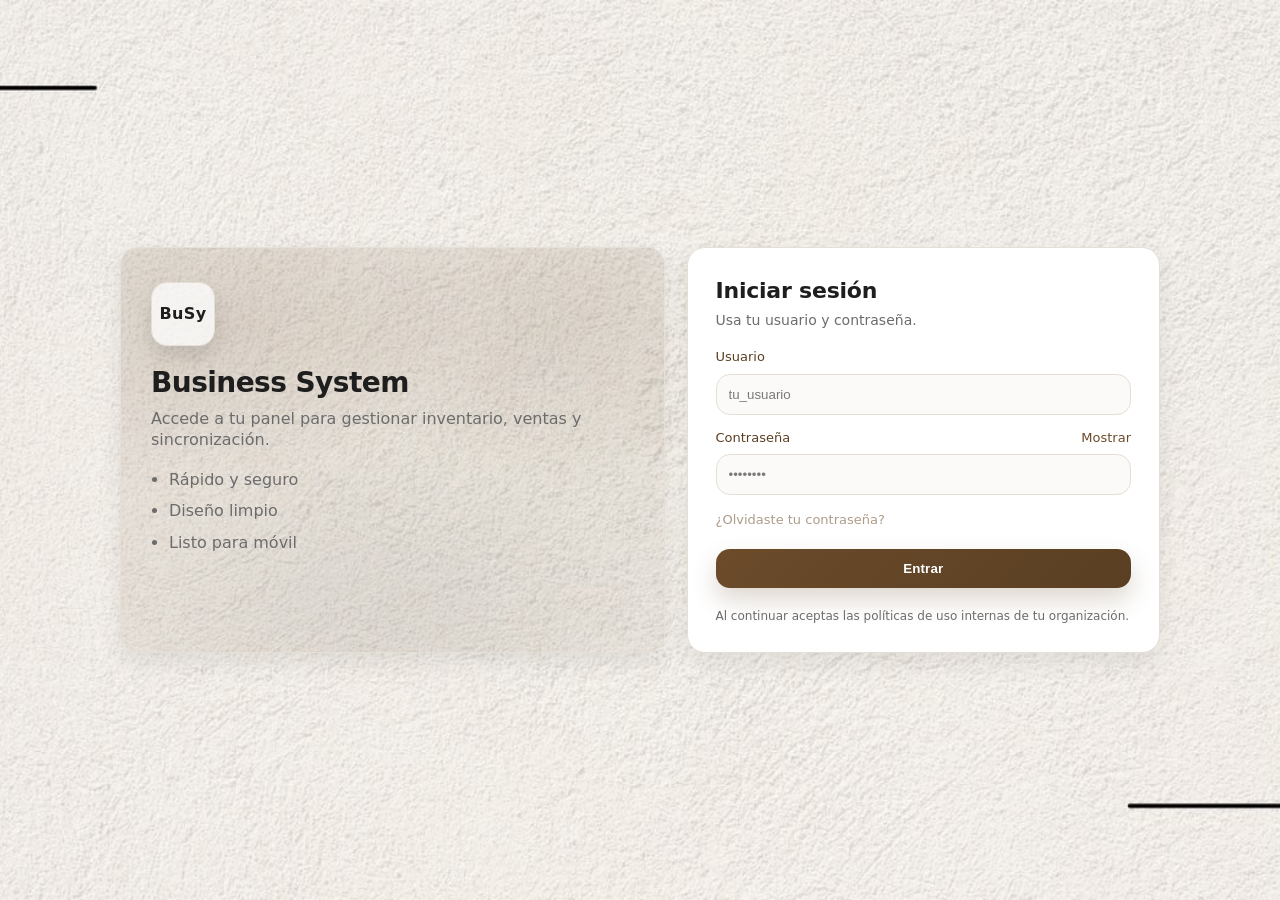
<file: static/public/login/index.html>
<!DOCTYPE html>
<html lang="es">
<head>
    <meta charset="UTF-8">
    <meta name="viewport" content="width=device-width, initial-scale=1.0">
    <meta name="color-scheme" content="light dark">
    <meta name="description" content="Inicia sesión en BuSy">
    <title>BuSy · Iniciar sesión</title>
    <link rel="preload" as="image" href="./background.jpg">
    <link rel="stylesheet" href="./style.css">
    <style>
      main.page {
        background-image: url("./background.jpg");
        background-size: cover;
        background-position: center;
        background-repeat: no-repeat;
      }
    </style>
    <script defer src="./script.js"></script>
</head>
<body>
    <main class="page">
        <section class="shell" aria-label="Inicio de sesión">
            <aside class="brand" aria-hidden="true">
                <div class="brand__mark" role="presentation">BuSy</div>
                <h1 class="brand__title">Business System</h1>
                <p class="brand__subtitle">Accede a tu panel para gestionar inventario, ventas y sincronización.</p>
                <ul class="brand__bullets">
                    <li>Rápido y seguro</li>
                    <li>Diseño limpio</li>
                    <li>Listo para móvil</li>
                </ul>
            </aside>

            <section class="card" aria-label="Formulario de inicio de sesión">
                <header class="card__header">
                    <h2 class="card__title">Iniciar sesión</h2>
                    <p class="card__hint">Usa tu usuario y contraseña.</p>
                </header>

                <form id="loginForm" class="form" autocomplete="on">
                    <div class="field">
                        <label class="label" for="username">Usuario</label>
                        <input
                            class="input"
                            id="username"
                            name="username"
                            type="text"
                            inputmode="text"
                            autocomplete="username"
                            placeholder="tu_usuario"
                            required
                        >
                    </div>

                    <div class="field">
                        <div class="labelRow">
                            <label class="label" for="password">Contraseña</label>
                            <button class="link" type="button" id="togglePw" aria-controls="password" aria-pressed="false">
                                Mostrar
                            </button>
                        </div>
                        <input
                            class="input"
                            id="password"
                            name="password"
                            type="password"
                            autocomplete="current-password"
                            placeholder="••••••••"
                            required
                        >
                    </div>

                    <div class="row">
                        <a class="link" href="#" aria-disabled="true" tabindex="-1">¿Olvidaste tu contraseña?</a>
                    </div>

                    <div class="alert" id="alert" role="status" aria-live="polite" hidden></div>

                    <button class="btn" id="submitBtn" type="submit">
                        Entrar
                    </button>

                    <p class="footnote">
                        Al continuar aceptas las políticas de uso internas de tu organización.
                    </p>
                </form>
            </section>
        </section>
    </main>
</body>
</html>
</file>
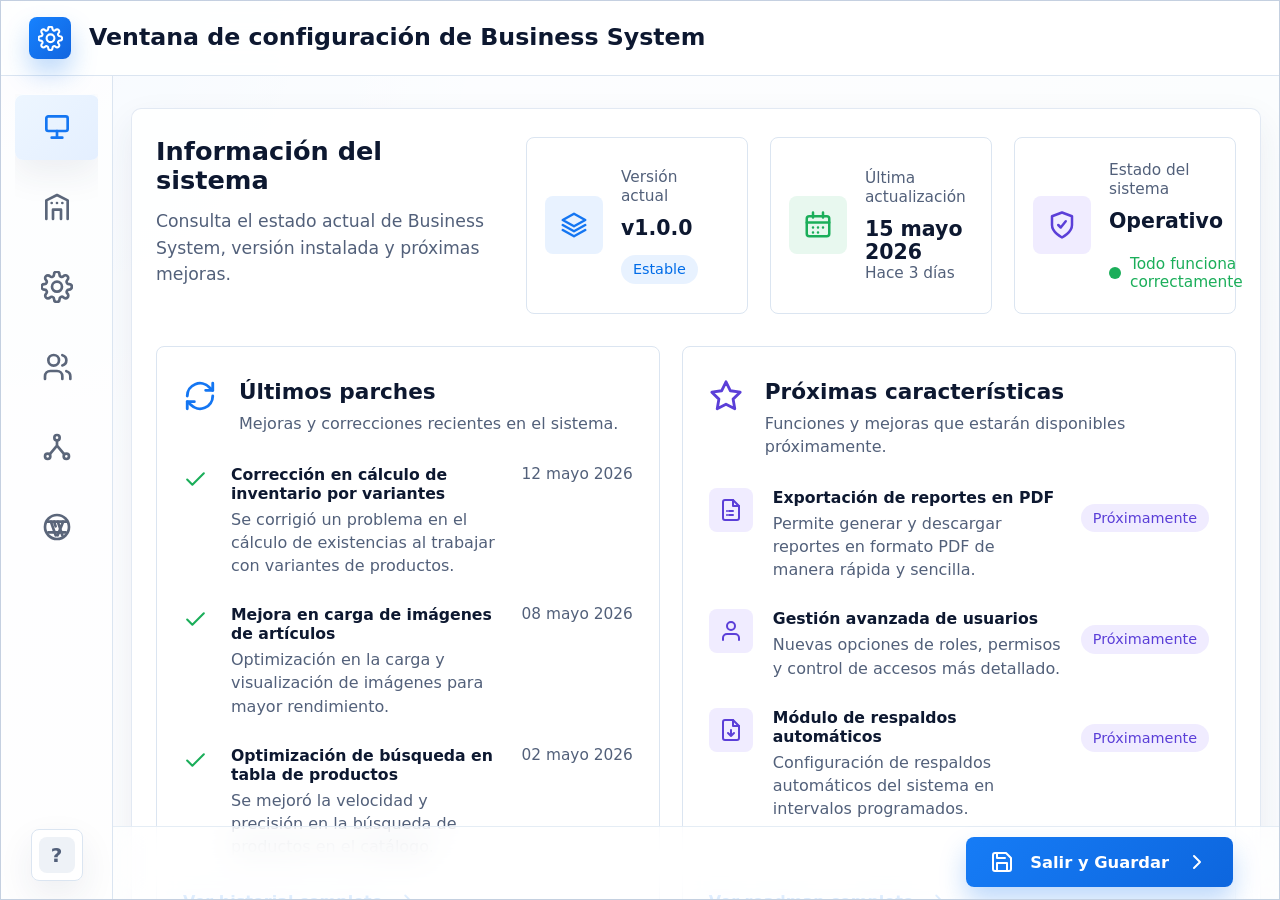
<file: static/public/sysConf/index.html>
<!DOCTYPE html>
<html lang="es">
<head>
    <meta charset="UTF-8">
    <meta name="viewport" content="width=device-width, initial-scale=1.0">
    <title>Configuración global | BuSy</title>
    <link rel="stylesheet" href="styles.css">
</head>
<body>
    <main class="settings-shell" aria-label="Configuración global de Business System">
        <header class="app-header">
            <div class="brand-mark" aria-hidden="true">
                <svg viewBox="0 0 24 24" role="img">
                    <path d="M12 15.5A3.5 3.5 0 1 0 12 8a3.5 3.5 0 0 0 0 7.5Z"/>
                    <path d="M19.4 15a1.7 1.7 0 0 0 .34 1.88l.06.06a2.06 2.06 0 1 1-2.91 2.91l-.06-.06a1.7 1.7 0 0 0-1.88-.34 1.7 1.7 0 0 0-1.03 1.56v.17a2.06 2.06 0 1 1-4.12 0v-.09a1.7 1.7 0 0 0-1.11-1.6 1.7 1.7 0 0 0-1.88.34l-.06.06a2.06 2.06 0 1 1-2.91-2.91l.06-.06a1.7 1.7 0 0 0 .34-1.88 1.7 1.7 0 0 0-1.56-1.03H2.5a2.06 2.06 0 1 1 0-4.12h.09a1.7 1.7 0 0 0 1.6-1.11 1.7 1.7 0 0 0-.34-1.88l-.06-.06a2.06 2.06 0 1 1 2.91-2.91l.06.06a1.7 1.7 0 0 0 1.88.34h.08A1.7 1.7 0 0 0 9.75 2.8v-.17a2.06 2.06 0 1 1 4.12 0v.09a1.7 1.7 0 0 0 1.03 1.56 1.7 1.7 0 0 0 1.88-.34l.06-.06a2.06 2.06 0 1 1 2.91 2.91l-.06.06a1.7 1.7 0 0 0-.34 1.88v.08a1.7 1.7 0 0 0 1.56 1.03h.17a2.06 2.06 0 1 1 0 4.12h-.09A1.7 1.7 0 0 0 19.4 15Z"/>
                </svg>
            </div>
            <h1>Ventana de configuración de Business System</h1>
        </header>

        <div class="app-body">
            <aside class="sidebar" aria-label="Secciones de configuración">
                <nav class="section-tabs" aria-label="Menú de configuración">
                    <button class="tab-button is-active" type="button" data-section="system" aria-label="Información del sistema" aria-pressed="true">
                        <svg viewBox="0 0 24 24" aria-hidden="true">
                            <path d="M4 5.5A1.5 1.5 0 0 1 5.5 4h13A1.5 1.5 0 0 1 20 5.5v8A1.5 1.5 0 0 1 18.5 15h-13A1.5 1.5 0 0 1 4 13.5v-8Z"/>
                            <path d="M8 20h8M12 15v5"/>
                        </svg>
                    </button>
                    <button class="tab-button" type="button" data-section="company" aria-label="Empresa" aria-pressed="false">
                        <svg viewBox="0 0 24 24" aria-hidden="true">
                            <path d="M4 21V7l8-4 8 4v14"/>
                            <path d="M9 21v-7h6v7M8 9h.01M12 9h.01M16 9h.01"/>
                        </svg>
                    </button>
                    <button class="tab-button" type="button" data-section="settings" aria-label="Preferencias globales" aria-pressed="false">
                        <svg viewBox="0 0 24 24" aria-hidden="true">
                            <path d="M12 15.5A3.5 3.5 0 1 0 12 8a3.5 3.5 0 0 0 0 7.5Z"/>
                            <path d="M19.4 15a1.7 1.7 0 0 0 .34 1.88l.06.06a2.06 2.06 0 1 1-2.91 2.91l-.06-.06a1.7 1.7 0 0 0-1.88-.34 1.7 1.7 0 0 0-1.03 1.56v.17a2.06 2.06 0 1 1-4.12 0v-.09a1.7 1.7 0 0 0-1.11-1.6 1.7 1.7 0 0 0-1.88.34l-.06.06a2.06 2.06 0 1 1-2.91-2.91l.06-.06a1.7 1.7 0 0 0 .34-1.88 1.7 1.7 0 0 0-1.56-1.03H2.5a2.06 2.06 0 1 1 0-4.12h.09a1.7 1.7 0 0 0 1.6-1.11 1.7 1.7 0 0 0-.34-1.88l-.06-.06a2.06 2.06 0 1 1 2.91-2.91l.06.06a1.7 1.7 0 0 0 1.88.34h.08A1.7 1.7 0 0 0 9.75 2.8v-.17a2.06 2.06 0 1 1 4.12 0v.09a1.7 1.7 0 0 0 1.03 1.56 1.7 1.7 0 0 0 1.88-.34l.06-.06a2.06 2.06 0 1 1 2.91 2.91l-.06.06a1.7 1.7 0 0 0-.34 1.88v.08a1.7 1.7 0 0 0 1.56 1.03h.17a2.06 2.06 0 1 1 0 4.12h-.09A1.7 1.7 0 0 0 19.4 15Z"/>
                        </svg>
                    </button>
                    <button class="tab-button" type="button" data-section="users" aria-label="Usuarios" aria-pressed="false">
                        <svg viewBox="0 0 24 24" aria-hidden="true">
                            <path d="M16 21v-2a4 4 0 0 0-4-4H7a4 4 0 0 0-4 4v2"/>
                            <path d="M9.5 11a4 4 0 1 0 0-8 4 4 0 0 0 0 8ZM22 21v-2a4 4 0 0 0-3-3.87M16 3.13a4 4 0 0 1 0 7.75"/>
                        </svg>
                    </button>
                    <button class="tab-button" type="button" data-section="node" aria-label="Configuración de nodo" aria-pressed="false">
                        <svg viewBox="0 0 24 24" aria-hidden="true">
                            <circle cx="12" cy="5" r="2"/>
                            <circle cx="5" cy="19" r="2"/>
                            <circle cx="19" cy="19" r="2"/>
                            <path d="M12 7v4M12 11 6.5 17.5M12 11l5.5 6.5"/>
                        </svg>
                    </button>
                    <button class="tab-button" type="button" data-section="wordpress" aria-label="Wordpress Sync" aria-pressed="false">
                        <svg viewBox="0 0 24 24" aria-hidden="true">
                            <circle cx="12" cy="12" r="9"/>
                            <path d="M4.8 8h14.4M5.5 16h13"/>
                            <path d="M7.4 8 11 18.2M12.6 8 16 18.2M9.8 8l1.2 3.5M16.6 8l-4.1 10.2"/>
                        </svg>
                    </button>
                </nav>

                <a class="help-card" href="info.md" aria-label="¿Necesitas ayuda? Ver documentación">
                    <span class="help-icon">?</span>
                    <span class="help-tooltip" aria-hidden="true">
                        <strong>¿Necesitas ayuda?</strong>
                        <small>Ver documentación</small>
                    </span>
                </a>
            </aside>

            <section class="content-area" aria-live="polite">
                <div id="sectionContent" class="content-card"></div>
            </section>
        </div>

        <footer class="action-bar">
            <button class="save-button" type="button">
                <svg viewBox="0 0 24 24" aria-hidden="true">
                    <path d="M19 21H5a2 2 0 0 1-2-2V5a2 2 0 0 1 2-2h11l5 5v11a2 2 0 0 1-2 2Z"/>
                    <path d="M17 21v-8H7v8M7 3v5h8"/>
                </svg>
                <span>Salir y Guardar</span>
                <svg viewBox="0 0 24 24" aria-hidden="true">
                    <path d="m9 18 6-6-6-6"/>
                </svg>
            </button>
        </footer>
    </main>

    <script type="module" src="script.js"></script>
</body>
</html>
</file>
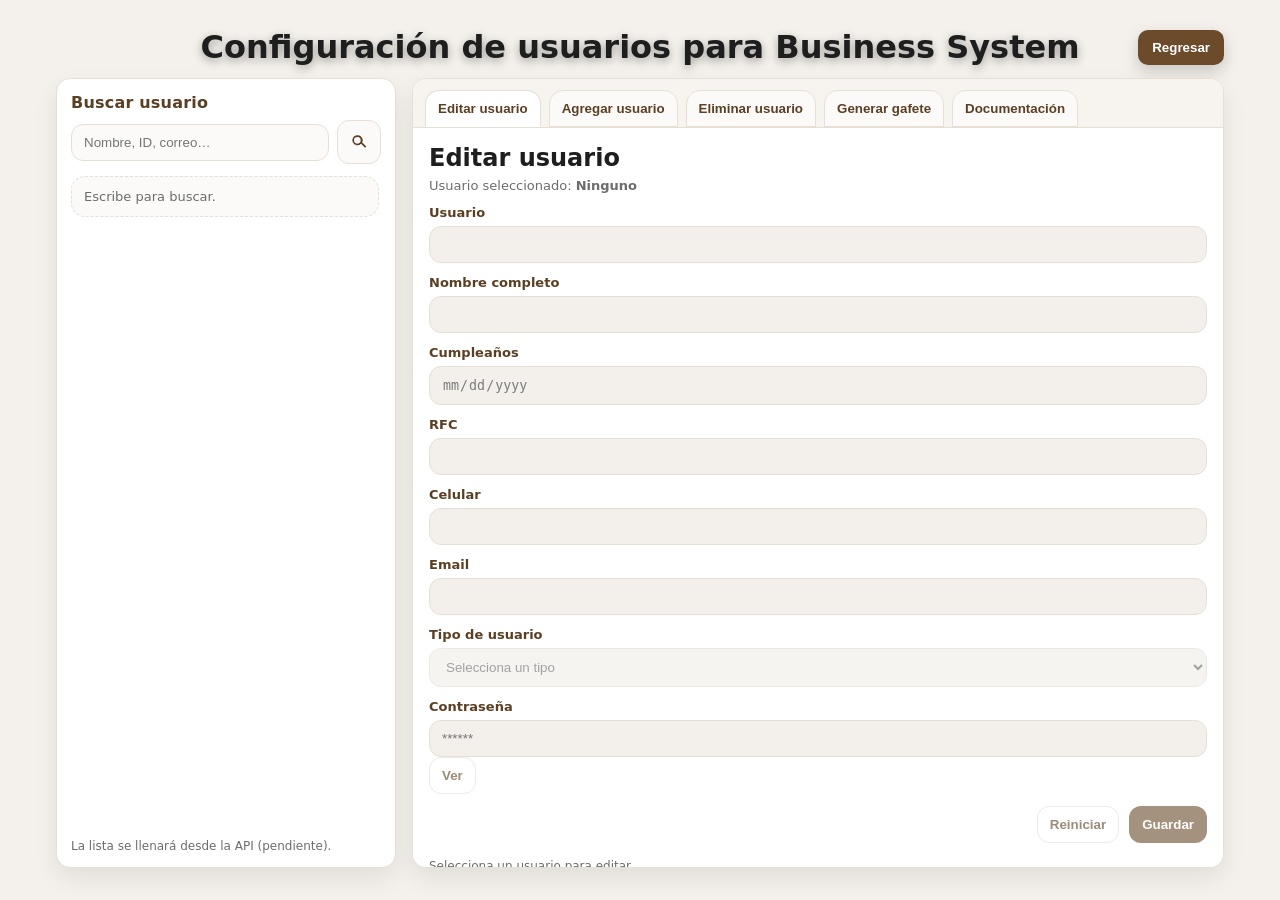
<file: static/public/userconf/index.html>
<!DOCTYPE html>
<html lang="en">
<head>
    <meta charset="UTF-8">
    <meta name="viewport" content="width=device-width, initial-scale=1.0">
    <title>Configuración de usuarios</title>
    <link rel="stylesheet" href="styles.css">
</head>

	<body>
	    <div class="container">

	        <div class="title">
	            <h1>Configuración de usuarios para Business System</h1>
	            <button type="button" class="back-button">Regresar</button>
	        </div>

	        <main class="layout">
	            <section class="panel user-panel" aria-label="Usuarios">
	                <div class="panel-header">
	                    <label class="label" for="user-search">Buscar usuario</label>
	                    <div class="search-row">
	                        <input id="user-search" class="input" type="search" placeholder="Nombre, ID, correo…" autocomplete="off">
	                        <button type="button" class="icon-button" id="user-search-btn" aria-label="Buscar">
	                            <svg viewBox="0 0 24 24" aria-hidden="true" focusable="false">
	                                <path d="M10 4a6 6 0 104.472 10.03l4.249 4.25a1 1 0 001.415-1.415l-4.25-4.249A6 6 0 0010 4zm0 2a4 4 0 110 8 4 4 0 010-8z"></path>
	                            </svg>
	                        </button>
	                    </div>
	                </div>

	                <div class="user-list" id="user-list" role="listbox" aria-label="Resultados"></div>

	                <p class="hint" id="user-hint">La lista se llenará desde la API (pendiente).</p>
	            </section>

	            <section class="panel work-panel" aria-label="Funciones">
	                <nav class="function-tabs" aria-label="Funciones de usuario">
	                    <button type="button" class="tab is-active" data-view="edit">Editar usuario</button>
	                    <button type="button" class="tab" data-view="add">Agregar usuario</button>
	                    <button type="button" class="tab" data-view="delete">Eliminar usuario</button>
	                    <button type="button" class="tab" data-view="badge">Generar gafete</button>
	                    <button type="button" class="tab" data-view="docs">Documentación</button>
	                </nav>

	                <section class="function-content" id="function-content" aria-live="polite">
	                    <div id="module-root" class="module-root">
	                        <div class="user-state">Selecciona una función para comenzar.</div>
	                    </div>
	                </section>
	            </section>
	        </main>

	    </div>
    
    <script type="module" src="app.js"></script>
</body>
</html>
</file>
<file: static/public/login/style.css>
/* BuSy Login */

:root {
  /* Palette from /userconf */
  --bg0: #f4f1ec;
  --bg1: #f4f1ec;
  --card: #ffffff;
  --cardBorder: #e6dfd6;
  --text: #1e1e1e;
  --muted: #6c6c6c;
  --faint: #6c6c6c;

  --inputBg: #fbfaf8;
  --inputBorder: #e6dfd6;
  --inputFocus: rgba(107, 75, 42, 0.35);

  --accent0: #6b4b2a;
  --accent1: #5a3f23;
  --danger: #8a2f2f;
  --ok: #2f7a52;

  --radius: 18px;
  --shadow: 0 10px 24px rgba(0, 0, 0, 0.08);
}

*,
*::before,
*::after {
  box-sizing: border-box;
}

html,
body {
  height: 100%;
}

body {
  margin: 0;
  color: var(--text);
  font-family: ui-sans-serif, system-ui, -apple-system, Segoe UI, Roboto, Helvetica,
    Arial, "Apple Color Emoji", "Segoe UI Emoji";
  line-height: 1.35;
  background: var(--bg0);
}

.page {
  min-height: 100%;
  display: grid;
  place-items: center;
  padding: 24px;
  background: transparent;
}

.shell {
  width: min(1040px, 100%);
  display: grid;
  grid-template-columns: 1.15fr 1fr;
  gap: 22px;
  align-items: stretch;
}

.brand {
  position: relative;
  border-radius: var(--radius);
  padding: 34px 30px;
  background: linear-gradient(
    135deg,
    rgba(107, 75, 42, 0.10),
    rgba(90, 63, 35, 0.08)
  );
  border: 1px solid var(--cardBorder);
  box-shadow: var(--shadow);
  overflow: hidden;
}

.brand::before {
  content: "";
  position: absolute;
  inset: -2px;
  background:
    radial-gradient(400px 240px at 20% 20%, rgba(107, 75, 42, 0.10), transparent 60%),
    radial-gradient(420px 260px at 80% 20%, rgba(90, 63, 35, 0.08), transparent 58%),
    radial-gradient(420px 260px at 50% 90%, rgba(0, 0, 0, 0.04), transparent 60%);
  pointer-events: none;
  filter: blur(0.2px);
}

.brand__mark {
  position: relative;
  display: inline-flex;
  align-items: center;
  justify-content: center;
  width: 64px;
  height: 64px;
  border-radius: 16px;
  background: rgba(255, 255, 255, 0.75);
  border: 1px solid var(--cardBorder);
  font-weight: 700;
  letter-spacing: 0.02em;
  box-shadow: 0 10px 20px rgba(0, 0, 0, 0.12);
}

.brand__title {
  position: relative;
  margin: 18px 0 6px;
  font-size: 28px;
  letter-spacing: -0.02em;
}

.brand__subtitle {
  position: relative;
  margin: 0 0 18px;
  color: var(--muted);
  max-width: 46ch;
}

.brand__bullets {
  position: relative;
  margin: 0;
  padding: 0 0 0 18px;
  color: var(--faint);
}

.brand__bullets li {
  margin: 10px 0;
}

.card {
  border-radius: var(--radius);
  padding: 28px;
  background: var(--card);
  border: 1px solid var(--cardBorder);
  box-shadow: var(--shadow);
}

.card__header {
  margin-bottom: 18px;
}

.card__title {
  margin: 0;
  font-size: 22px;
  letter-spacing: -0.01em;
}

.card__hint {
  margin: 6px 0 0;
  color: var(--muted);
  font-size: 14px;
}

.form {
  display: grid;
  gap: 14px;
}

.field {
  display: grid;
  gap: 8px;
}

.labelRow {
  display: flex;
  align-items: center;
  justify-content: space-between;
  gap: 12px;
}

.label {
  font-size: 13px;
  color: var(--accent1);
}

.input {
  width: 100%;
  appearance: none;
  border: 1px solid var(--inputBorder);
  background: var(--inputBg);
  border-radius: 14px;
  padding: 12px 12px;
  color: var(--text);
  outline: none;
  transition: border-color 120ms ease, box-shadow 120ms ease, background 120ms ease;
}

.input::placeholder {
  color: rgba(108, 108, 108, 0.9);
}

.input:focus {
  border-color: rgba(107, 75, 42, 0.45);
  box-shadow: 0 0 0 4px rgba(107, 75, 42, 0.16);
}

.row {
  display: flex;
  align-items: center;
  justify-content: space-between;
  gap: 12px;
  margin-top: 2px;
}

.checkbox {
  display: inline-flex;
  align-items: center;
  gap: 10px;
  font-size: 13px;
  color: var(--muted);
  user-select: none;
}

.checkbox input {
  width: 16px;
  height: 16px;
  accent-color: var(--accent0);
}

.link {
  background: transparent;
  border: none;
  padding: 0;
  color: var(--accent0);
  font: inherit;
  font-size: 13px;
  cursor: pointer;
  text-decoration: none;
}

.link[aria-disabled="true"] {
  opacity: 0.55;
  cursor: default;
}

.link:hover {
  text-decoration: underline;
  text-underline-offset: 3px;
}

.btn {
  margin-top: 6px;
  width: 100%;
  border: 0;
  border-radius: 14px;
  padding: 12px 14px;
  color: #ffffff;
  font-weight: 700;
  letter-spacing: 0.01em;
  cursor: pointer;
  background: linear-gradient(135deg, var(--accent0), var(--accent1));
  box-shadow: 0 12px 24px rgba(107, 75, 42, 0.22);
  transition: transform 90ms ease, filter 120ms ease, box-shadow 120ms ease;
}

.btn:hover {
  filter: brightness(1.03);
  box-shadow: 0 14px 28px rgba(107, 75, 42, 0.26);
}

.btn:active {
  transform: translateY(1px);
}

.btn:disabled {
  cursor: wait;
  opacity: 0.85;
  filter: grayscale(0.1);
}

.alert {
  border-radius: 14px;
  padding: 10px 12px;
  border: 1px solid rgba(138, 47, 47, 0.22);
  background: #fff4f4;
  color: #8a2f2f;
  font-size: 13px;
}

.footnote {
  margin: 6px 0 0;
  font-size: 12px;
  color: var(--faint);
}

@media (max-width: 860px) {
  .shell {
    grid-template-columns: 1fr;
  }
  .brand {
    padding: 26px 22px;
  }
  .card {
    padding: 22px;
  }
}

@media (max-width: 420px) {
  .page {
    padding: 16px;
  }
  .row {
    flex-direction: column;
    align-items: flex-start;
  }
  .brand__title {
    font-size: 24px;
  }
}
</file>
<file: static/public/sysConf/styles.css>
:root {
    --sidebar-width: 112px;
    --bg: #edf3fb;
    --window: #fdfefe;
    --panel: #ffffff;
    --panel-soft: #f7fbff;
    --line: #dbe5f1;
    --text: #0d1830;
    --muted: #52607a;
    --muted-2: #758199;
    --blue: #1476f2;
    --blue-2: #0e63d8;
    --blue-soft: #e8f2ff;
    --green: #1bae5a;
    --green-soft: #e8f8ef;
    --purple: #5b3fd8;
    --purple-soft: #f0ecff;
    --shadow: 0 24px 60px rgba(31, 48, 76, 0.13);
    --soft-shadow: 0 14px 35px rgba(33, 57, 93, 0.08);
    color-scheme: light;
}

* {
    box-sizing: border-box;
}

html {
    width: 100%;
    height: 100%;
    overflow: hidden;
}

body {
    width: 100%;
    height: 100vh;
    height: 100dvh;
    margin: 0;
    overflow: hidden;
    color: var(--text);
    background:
        radial-gradient(circle at top left, rgba(20, 118, 242, 0.13), transparent 32rem),
        linear-gradient(135deg, #f7fbff 0%, var(--bg) 100%);
    font-family: Inter, ui-sans-serif, system-ui, -apple-system, BlinkMacSystemFont, "Segoe UI", sans-serif;
}

button,
a {
    font: inherit;
}

button {
    border: 0;
}

svg {
    display: block;
    fill: none;
    stroke: currentColor;
    stroke-linecap: round;
    stroke-linejoin: round;
    stroke-width: 2;
}

.settings-shell {
    position: relative;
    width: 100%;
    height: 100vh;
    height: 100dvh;
    min-height: 0;
    display: grid;
    grid-template-rows: auto minmax(0, 1fr);
    overflow: hidden;
    background: rgba(255, 255, 255, 0.76);
    border: 1px solid rgba(172, 188, 211, 0.68);
    box-shadow: var(--shadow);
}

.app-header {
    min-height: 88px;
    display: flex;
    align-items: center;
    gap: 24px;
    padding: 18px 36px;
    background: rgba(255, 255, 255, 0.84);
    border-bottom: 1px solid var(--line);
    backdrop-filter: blur(18px);
}

.brand-mark {
    width: 48px;
    height: 48px;
    display: grid;
    place-items: center;
    flex: 0 0 auto;
    color: #fff;
    background: linear-gradient(135deg, #1682ff, #1265df);
    border-radius: 8px;
    box-shadow: 0 14px 26px rgba(20, 118, 242, 0.28);
}

.brand-mark svg {
    width: 28px;
    height: 28px;
}

.app-header h1 {
    min-width: 0;
    margin: 0;
    font-size: clamp(1.5rem, 2vw, 2.2rem);
    line-height: 1.18;
    letter-spacing: 0;
    overflow-wrap: anywhere;
}

.app-body {
    min-height: 0;
    display: grid;
    grid-template-columns: var(--sidebar-width) minmax(0, 1fr);
    overflow: hidden;
}

.sidebar {
    min-height: 0;
    display: grid;
    grid-template-rows: minmax(0, 1fr) auto;
    gap: 16px;
    padding: 18px 14px;
    background: rgba(255, 255, 255, 0.72);
    border-right: 1px solid var(--line);
}

.section-tabs {
    display: grid;
    align-content: start;
    gap: 14px;
    min-height: 0;
    overflow-x: hidden;
    overflow-y: auto;
    scrollbar-width: thin;
}

.tab-button {
    position: relative;
    width: 84px;
    height: 66px;
    display: grid;
    place-items: center;
    color: #5b667a;
    background: transparent;
    border-radius: 8px;
    cursor: pointer;
    transition: background 160ms ease, color 160ms ease, box-shadow 160ms ease;
}

.tab-button::before {
    content: "";
    position: absolute;
    left: -14px;
    width: 7px;
    height: 42px;
    border-radius: 999px;
    background: transparent;
}

.tab-button svg {
    width: 32px;
    height: 32px;
}

.tab-button:hover,
.tab-button:focus-visible {
    color: var(--blue);
    background: rgba(232, 242, 255, 0.78);
    outline: none;
}

.tab-button.is-active {
    color: var(--blue);
    background: linear-gradient(135deg, #edf6ff, #e4efff);
    box-shadow: inset 0 1px 0 rgba(255, 255, 255, 0.85), var(--soft-shadow);
}

.tab-button.is-active::before {
    background: var(--blue);
}

.help-card {
    position: relative;
    display: flex;
    align-items: center;
    justify-content: center;
    width: 52px;
    height: 52px;
    margin-inline: auto;
    padding: 0;
    color: var(--muted);
    text-decoration: none;
    background: rgba(255, 255, 255, 0.9);
    border: 1px solid var(--line);
    border-radius: 8px;
    box-shadow: var(--soft-shadow);
}

.help-icon {
    width: 36px;
    height: 36px;
    display: grid;
    place-items: center;
    flex: 0 0 auto;
    font-size: 1.25rem;
    font-weight: 800;
    color: var(--muted);
    background: #eef2f7;
    border-radius: 8px;
}

.help-tooltip {
    position: absolute;
    left: calc(100% + 12px);
    bottom: 50%;
    z-index: 5;
    min-width: 168px;
    padding: 12px 14px;
    color: var(--muted);
    background: #fff;
    border: 1px solid var(--line);
    border-radius: 8px;
    box-shadow: var(--soft-shadow);
    opacity: 0;
    pointer-events: none;
    transform: translate(-6px, 50%);
    transition: opacity 160ms ease, transform 160ms ease;
}

.help-card:hover .help-tooltip,
.help-card:focus-visible .help-tooltip {
    opacity: 1;
    transform: translate(0, 50%);
}

.help-tooltip strong,
.help-tooltip small {
    display: block;
}

.help-tooltip strong {
    margin-bottom: 4px;
    font-size: 0.88rem;
    font-weight: 500;
}

.help-tooltip small {
    color: #006ef0;
    font-size: 0.82rem;
}

.content-area {
    min-width: 0;
    min-height: 0;
    overflow-x: hidden;
    overflow-y: auto;
    overscroll-behavior: contain;
    padding: 32px 18px 96px;
}

.content-card {
    width: min(100%, 1330px);
    min-height: 0;
    margin: 0 auto;
    padding: 32px 28px;
    background: rgba(255, 255, 255, 0.86);
    border: 1px solid rgba(223, 231, 242, 0.9);
    border-radius: 10px;
    box-shadow: var(--soft-shadow);
}

.section-grid {
    display: grid;
    gap: 32px;
}

.section-hero {
    display: grid;
    grid-template-columns: minmax(260px, 0.9fr) minmax(540px, 1.6fr);
    gap: 36px;
    align-items: start;
}

.section-copy h2 {
    margin: 0 0 12px;
    font-size: clamp(1.5rem, 2vw, 2rem);
    line-height: 1.15;
    letter-spacing: 0;
}

.section-copy p {
    max-width: 430px;
    margin: 0;
    color: var(--muted);
    font-size: 1.08rem;
    line-height: 1.55;
}

.summary-grid {
    display: grid;
    grid-template-columns: repeat(3, minmax(0, 1fr));
    gap: 22px;
}

.metric-card,
.panel {
    background: var(--panel);
    border: 1px solid var(--line);
    border-radius: 8px;
}

.metric-card {
    min-height: 168px;
    display: grid;
    grid-template-columns: auto 1fr;
    align-items: center;
    gap: 28px;
    padding: 26px 24px;
}

.metric-icon,
.list-icon {
    display: grid;
    place-items: center;
    flex: 0 0 auto;
    color: var(--blue);
    background: var(--blue-soft);
    border-radius: 8px;
}

.metric-icon {
    width: 72px;
    height: 72px;
}

.metric-icon svg {
    width: 34px;
    height: 34px;
}

.metric-icon.green {
    color: var(--green);
    background: var(--green-soft);
}

.metric-icon.purple {
    color: var(--purple);
    background: var(--purple-soft);
}

.metric-label,
.item-date {
    color: var(--muted);
    font-size: 0.96rem;
}

.metric-value {
    margin: 12px 0 0;
    font-size: 1.48rem;
    line-height: 1.1;
    font-weight: 800;
}

.badge {
    display: inline-flex;
    align-items: center;
    gap: 7px;
    width: fit-content;
    max-width: 100%;
    margin-top: 16px;
    padding: 7px 12px;
    color: #006ce8;
    background: var(--blue-soft);
    border-radius: 999px;
    font-size: 0.9rem;
    line-height: 1;
    white-space: normal;
}

.badge.purple {
    color: var(--purple);
    background: var(--purple-soft);
}

.status-line {
    display: flex;
    align-items: center;
    gap: 9px;
    margin-top: 22px;
    color: var(--green);
    font-size: 0.96rem;
}

.status-dot {
    width: 12px;
    height: 12px;
    flex: 0 0 auto;
    border-radius: 50%;
    background: var(--green);
}

.panels-grid {
    display: grid;
    grid-template-columns: minmax(0, 1fr) minmax(0, 1.1fr);
    gap: 22px;
}

.panel {
    min-height: 510px;
    display: flex;
    flex-direction: column;
    padding: 32px 26px;
}

.panel-header {
    display: flex;
    align-items: flex-start;
    gap: 22px;
    margin-bottom: 30px;
}

.panel-mark {
    width: 34px;
    height: 34px;
    flex: 0 0 auto;
    color: var(--blue);
}

.panel-mark svg {
    width: 100%;
    height: 100%;
}

.panel-mark.purple {
    color: var(--purple);
}

.panel-header h3 {
    margin: 0 0 8px;
    font-size: 1.35rem;
    letter-spacing: 0;
}

.panel-header p {
    margin: 0;
    color: var(--muted);
    line-height: 1.45;
}

.item-list {
    display: grid;
    gap: 28px;
    margin: 0;
    padding: 0;
    list-style: none;
}

.list-item {
    display: grid;
    grid-template-columns: 30px minmax(0, 1fr) auto;
    gap: 18px;
    align-items: start;
}

.list-item.upcoming {
    grid-template-columns: 44px minmax(0, 1fr) auto;
    gap: 20px;
}

.check-icon {
    width: 25px;
    height: 25px;
    margin-top: 2px;
    color: var(--green);
}

.list-icon {
    width: 44px;
    height: 44px;
    color: var(--purple);
    background: var(--purple-soft);
}

.list-icon svg {
    width: 24px;
    height: 24px;
}

.item-copy strong {
    display: block;
    margin-bottom: 5px;
    font-size: 0.98rem;
}

.item-copy p {
    margin: 0;
    color: var(--muted);
    line-height: 1.45;
}

.panel-link {
    display: inline-flex;
    align-items: center;
    gap: 14px;
    width: fit-content;
    margin-top: auto;
    padding-top: 32px;
    color: #0072f4;
    text-decoration: none;
    font-weight: 600;
}

.panel-link svg {
    width: 22px;
    height: 22px;
}

.simple-layout {
    display: grid;
    gap: 26px;
}

.simple-grid {
    display: grid;
    grid-template-columns: repeat(3, minmax(0, 1fr));
    gap: 22px;
}

.simple-card {
    min-height: 176px;
    padding: 26px;
    background: var(--panel);
    border: 1px solid var(--line);
    border-radius: 8px;
}

.simple-card h3 {
    margin: 0 0 10px;
    font-size: 1.05rem;
}

.simple-card p {
    margin: 0;
    color: var(--muted);
    line-height: 1.5;
}

.simple-card strong {
    color: var(--text);
}

.company-layout {
    display: grid;
    gap: 26px;
}

.company-summary-grid {
    display: grid;
    grid-template-columns: repeat(3, minmax(0, 1fr));
    gap: 22px;
}

.company-form {
    display: grid;
    gap: 18px;
}

.company-status {
    width: fit-content;
    max-width: 100%;
    padding: 10px 14px;
    color: var(--blue-2);
    background: var(--blue-soft);
    border-radius: 999px;
    font-size: 0.9rem;
    font-weight: 700;
}

.company-status[data-kind="success"] {
    color: var(--green);
    background: var(--green-soft);
}

.company-status[data-kind="error"] {
    color: #bc2f2f;
    background: #fff0f0;
}

.company-status[data-kind="loading"] {
    color: var(--muted);
    background: #eef2f7;
}

.company-panel-grid {
    display: grid;
    grid-template-columns: repeat(2, minmax(0, 1fr));
    gap: 22px;
}

.company-panel {
    display: flex;
    flex-direction: column;
    gap: 24px;
    padding: 26px;
    background: var(--panel);
    border: 1px solid var(--line);
    border-radius: 8px;
}

.company-panel:nth-child(3) {
    grid-column: 1 / -1;
}

.company-panel-header {
    display: flex;
    align-items: flex-start;
    justify-content: space-between;
    gap: 18px;
}

.company-panel-header h3 {
    margin: 0 0 8px;
    font-size: 1.18rem;
}

.company-panel-header p {
    max-width: 620px;
    margin: 0;
    color: var(--muted);
    line-height: 1.45;
}

.company-field-grid {
    display: grid;
    grid-template-columns: repeat(2, minmax(0, 1fr));
    gap: 14px;
}

.company-panel:nth-child(3) .company-field-grid {
    grid-template-columns: repeat(4, minmax(0, 1fr));
}

.company-field {
    min-width: 0;
    padding: 16px;
    background: var(--panel-soft);
    border: 1px solid #e4ebf5;
    border-radius: 8px;
}

.field-label,
.company-field code {
    display: block;
    color: var(--muted-2);
    font-size: 0.78rem;
}

.field-value {
    display: block;
    margin: 7px 0;
    color: var(--text);
    font-size: 0.98rem;
    line-height: 1.35;
    overflow-wrap: anywhere;
}

.company-field input.field-value {
    width: 100%;
    min-height: 42px;
    padding: 9px 11px;
    background: #fff;
    border: 1px solid #d8e6f7;
    border-radius: 8px;
    outline: none;
    transition: border-color 160ms ease, box-shadow 160ms ease;
}

.company-field input.field-value:focus {
    border-color: var(--blue);
    box-shadow: 0 0 0 3px rgba(20, 118, 242, 0.13);
}

.company-field input.field-value:disabled {
    color: var(--muted-2);
    background: #f2f5f9;
}

.company-field code {
    width: fit-content;
    max-width: 100%;
    padding: 4px 7px;
    color: var(--blue-2);
    background: #fff;
    border: 1px solid #d8e6f7;
    border-radius: 6px;
    font-family: ui-monospace, SFMono-Regular, Menlo, Consolas, monospace;
    overflow-wrap: anywhere;
}

.setting-row {
    display: flex;
    align-items: center;
    justify-content: space-between;
    gap: 18px;
    padding: 20px 0;
    border-bottom: 1px solid var(--line);
}

.setting-row:last-child {
    border-bottom: 0;
}

.value-chip {
    max-width: 240px;
    flex: 0 0 auto;
    padding: 8px 12px;
    color: var(--blue-2);
    background: var(--blue-soft);
    border-radius: 999px;
    font-size: 0.9rem;
    font-weight: 700;
    text-align: right;
}

.users-settings {
    display: grid;
    gap: 26px;
}

.users-layout {
    display: grid;
    grid-template-columns: minmax(260px, 320px) minmax(0, 1fr);
    gap: 22px;
    align-items: stretch;
}

.users-panel {
    min-width: 0;
    min-height: 0;
    background: var(--panel);
    border: 1px solid var(--line);
    border-radius: 8px;
}

.users-search-panel {
    display: flex;
    flex-direction: column;
    gap: 14px;
    padding: 18px;
}

.users-panel-header {
    display: flex;
    flex-direction: column;
    gap: 8px;
}

.users-label,
.users-settings .uc-field label,
.users-settings .edit-user__field label {
    display: block;
    margin-bottom: 6px;
    color: var(--muted);
    font-size: 0.82rem;
    font-weight: 800;
}

.users-search-row {
    display: flex;
    align-items: center;
    gap: 8px;
}

.users-input,
.users-settings .uc-field input,
.users-settings .uc-field select,
.users-settings .edit-user__field input,
.users-settings .edit-user__field select {
    width: 100%;
    min-height: 42px;
    padding: 9px 11px;
    color: var(--text);
    background: #fff;
    border: 1px solid #d8e6f7;
    border-radius: 8px;
    outline: none;
    transition: border-color 160ms ease, box-shadow 160ms ease;
}

.users-input:focus,
.users-settings .uc-field input:focus,
.users-settings .uc-field select:focus,
.users-settings .edit-user__field input:focus,
.users-settings .edit-user__field select:focus {
    border-color: var(--blue);
    box-shadow: 0 0 0 3px rgba(20, 118, 242, 0.13);
}

.users-settings .uc-field input:disabled,
.users-settings .uc-field select:disabled,
.users-settings .edit-user__field input:disabled,
.users-settings .edit-user__field select:disabled {
    color: var(--muted-2);
    background: #f2f5f9;
}

.users-icon-button {
    width: 42px;
    height: 42px;
    display: grid;
    place-items: center;
    flex: 0 0 auto;
    color: var(--blue);
    background: var(--blue-soft);
    border: 1px solid #d8e6f7;
    border-radius: 8px;
    cursor: pointer;
}

.users-icon-button svg {
    width: 20px;
    height: 20px;
}

.user-list {
    display: flex;
    flex: 1 1 auto;
    flex-direction: column;
    gap: 10px;
    min-height: 220px;
    max-height: 470px;
    overflow: auto;
    padding-right: 2px;
}

.user-state {
    padding: 12px;
    color: var(--muted);
    background: var(--panel-soft);
    border: 1px dashed var(--line);
    border-radius: 8px;
    font-size: 0.9rem;
}

.user-state.is-loading {
    color: var(--blue-2);
    background: var(--blue-soft);
    border-style: solid;
}

.user-state.is-error,
.hint[data-kind="error"] {
    color: #bc2f2f;
}

.user-state.is-error {
    background: #fff0f0;
    border-style: solid;
}

.user-item {
    width: 100%;
    display: flex;
    align-items: center;
    gap: 10px;
    padding: 10px 12px;
    color: var(--text);
    text-align: left;
    background: #fff;
    border: 1px solid var(--line);
    border-radius: 8px;
    cursor: pointer;
    transition: background 160ms ease, border-color 160ms ease, box-shadow 160ms ease;
}

.user-item:hover,
.user-item:focus-visible {
    background: var(--panel-soft);
    border-color: #c8d9f0;
    outline: none;
}

.user-item.is-selected {
    border-color: rgba(20, 118, 242, 0.45);
    box-shadow: 0 10px 20px rgba(20, 118, 242, 0.12);
}

.user-avatar {
    width: 40px;
    height: 40px;
    flex: 0 0 auto;
    background: linear-gradient(135deg, var(--blue-soft), #fff);
    border: 1px solid #d8e6f7;
    border-radius: 8px;
}

.user-meta {
    min-width: 0;
    display: flex;
    flex-direction: column;
    gap: 2px;
}

.user-name {
    overflow: hidden;
    font-weight: 800;
    text-overflow: ellipsis;
    white-space: nowrap;
}

.user-sub,
.hint,
.users-settings .uc-status,
.users-settings .edit-user__status {
    color: var(--muted);
    font-size: 0.82rem;
}

.hint {
    margin: auto 0 0;
    padding-top: 8px;
}

.users-work-panel {
    display: flex;
    flex-direction: column;
}

.users-settings .function-tabs {
    display: flex;
    align-items: flex-end;
    gap: 8px;
    padding: 12px 12px 0;
    overflow-x: auto;
    background: var(--panel-soft);
    border-bottom: 1px solid var(--line);
    border-radius: 8px 8px 0 0;
}

.users-settings .tab {
    padding: 10px 12px;
    color: var(--muted);
    background: rgba(255, 255, 255, 0.75);
    border: 1px solid var(--line);
    border-bottom-color: transparent;
    border-radius: 8px 8px 0 0;
    cursor: pointer;
    font-weight: 800;
    white-space: nowrap;
}

.users-settings .tab:hover,
.users-settings .tab:focus-visible,
.users-settings .tab.is-active {
    color: var(--blue);
    background: #fff;
    outline: none;
}

.users-settings .function-content {
    flex: 1 1 auto;
    min-height: 0;
    padding: 18px;
}

.users-settings .module-root,
.users-settings .uc-module,
.users-settings .edit-user {
    min-height: 0;
}

.users-settings .uc-module,
.users-settings .edit-user {
    display: flex;
    flex-direction: column;
    gap: 14px;
}

.users-settings .uc-module__header,
.users-settings .edit-user__header {
    padding-bottom: 12px;
    border-bottom: 1px solid var(--line);
}

.users-settings .uc-module__title,
.users-settings .edit-user__header h2 {
    margin: 0;
    font-size: 1.2rem;
}

.users-settings .uc-module__subtitle,
.users-settings .edit-user__subtitle {
    margin: 6px 0 0;
    color: var(--muted);
    line-height: 1.4;
}

.users-settings .uc-form,
.users-settings .edit-user__form {
    display: grid;
    grid-template-columns: repeat(2, minmax(0, 1fr));
    gap: 14px;
}

.users-settings .edit-user__password {
    display: flex;
    gap: 8px;
}

.users-settings .uc-actions,
.users-settings .edit-user__actions {
    display: flex;
    grid-column: 1 / -1;
    justify-content: flex-end;
    gap: 10px;
    margin-top: 4px;
}

.users-settings .uc-status,
.users-settings .edit-user__status {
    grid-column: 1 / -1;
    margin: 0;
}

.users-settings .uc-button {
    min-height: 40px;
    padding: 8px 12px;
    color: var(--blue-2);
    background: #fff;
    border: 1px solid #d8e6f7;
    border-radius: 8px;
    cursor: pointer;
    font-weight: 800;
}

.users-settings .uc-button:hover,
.users-settings .uc-button:focus-visible {
    background: var(--blue-soft);
    outline: none;
}

.users-settings .uc-button:disabled {
    cursor: not-allowed;
    opacity: 0.62;
}

.users-settings .uc-button--primary {
    color: #fff;
    background: var(--blue);
    border-color: var(--blue);
}

.users-settings .uc-button--primary:hover,
.users-settings .uc-button--primary:focus-visible {
    background: var(--blue-2);
}

.users-settings .uc-button--danger {
    color: #fff;
    background: #bc2f2f;
    border-color: #bc2f2f;
}

.users-settings .uc-card {
    padding: 18px;
    background: var(--panel-soft);
    border: 1px solid var(--line);
    border-radius: 8px;
}

.users-settings .uc-card--danger {
    background: #fff6f6;
    border-color: rgba(188, 47, 47, 0.24);
}

.users-settings .uc-card__title,
.users-settings .uc-card__hint {
    margin: 0;
    color: var(--muted);
    font-size: 0.86rem;
}

.users-settings .uc-card__value {
    margin: 6px 0;
    font-weight: 900;
}

.users-settings .uc-split {
    display: grid;
    grid-template-columns: minmax(0, 1fr) minmax(240px, 320px);
    gap: 16px;
}

.users-settings .uc-preview {
    min-height: 260px;
    padding: 14px;
    background: var(--panel-soft);
    border: 1px solid var(--line);
    border-radius: 8px;
}

.users-settings .uc-preview__inner {
    height: 100%;
    display: grid;
    grid-template-columns: 96px minmax(0, 1fr);
    align-items: center;
    gap: 12px;
    padding: 14px;
    background: #fff;
    border: 2px dashed var(--line);
    border-radius: 8px;
}

.users-settings .uc-preview__photo {
    width: 96px;
    height: 120px;
    background: linear-gradient(135deg, var(--blue-soft), #fff);
    border: 1px solid #d8e6f7;
    border-radius: 8px;
}

.users-settings .uc-preview__line {
    overflow: hidden;
    color: var(--muted);
    text-overflow: ellipsis;
    white-space: nowrap;
}

.users-settings .uc-preview__line--strong {
    color: var(--text);
    font-weight: 900;
}

.action-bar {
    position: absolute;
    right: 0;
    bottom: 0;
    left: var(--sidebar-width);
    z-index: 10;
    display: flex;
    justify-content: flex-end;
    padding: 10px 46px 12px;
    background: rgba(255, 255, 255, 0.72);
    border-top: 1px solid rgba(219, 229, 241, 0.7);
    backdrop-filter: blur(16px);
}

.action-bar[hidden] {
    display: none;
}

.save-button {
    min-height: 50px;
    display: inline-flex;
    align-items: center;
    justify-content: center;
    gap: 16px;
    padding: 0 24px;
    color: #fff;
    background: linear-gradient(135deg, #167cf6, #0d66de);
    border-radius: 8px;
    box-shadow: 0 14px 26px rgba(20, 118, 242, 0.28);
    cursor: pointer;
    font-size: 1.02rem;
    font-weight: 700;
    transition: transform 160ms ease, box-shadow 160ms ease;
}

.save-button:hover,
.save-button:focus-visible {
    transform: translateY(-1px);
    box-shadow: 0 18px 32px rgba(20, 118, 242, 0.34);
    outline: none;
}

.save-button:disabled {
    cursor: wait;
    opacity: 0.7;
    transform: none;
}

.save-button svg {
    width: 24px;
    height: 24px;
}

@media (max-width: 1360px) {
    .app-header {
        min-height: 74px;
        gap: 18px;
        padding: 16px 28px;
    }

    .brand-mark {
        width: 42px;
        height: 42px;
    }

    .brand-mark svg {
        width: 25px;
        height: 25px;
    }

    .app-header h1 {
        font-size: clamp(1.35rem, 1.85vw, 1.85rem);
    }

    .content-card {
        padding: 28px 24px;
    }

    .section-hero {
        grid-template-columns: minmax(220px, 0.65fr) minmax(0, 1.35fr);
        gap: 28px;
    }

    .metric-card {
        gap: 18px;
        padding: 22px 18px;
    }

    .metric-icon {
        width: 58px;
        height: 58px;
    }

    .metric-icon svg {
        width: 30px;
        height: 30px;
    }

    .metric-value {
        font-size: 1.28rem;
    }
}

@media (max-width: 1100px) {
    :root {
        --sidebar-width: 92px;
    }

    .app-body {
        grid-template-columns: var(--sidebar-width) minmax(0, 1fr);
    }

    .sidebar {
        padding: 16px 10px;
    }

    .section-tabs {
        gap: 12px;
    }

    .tab-button {
        width: 70px;
        height: 58px;
    }

    .tab-button::before {
        left: -10px;
        height: 36px;
    }

    .tab-button svg {
        width: 31px;
        height: 31px;
    }

    .section-hero,
    .panels-grid,
    .simple-grid,
    .company-summary-grid,
    .company-panel-grid,
    .users-layout {
        grid-template-columns: 1fr;
    }

    .user-list {
        max-height: 260px;
    }

    .users-settings .uc-split {
        grid-template-columns: 1fr;
    }

    .company-panel:nth-child(3) {
        grid-column: auto;
    }

    .company-panel:nth-child(3) .company-field-grid {
        grid-template-columns: repeat(2, minmax(0, 1fr));
    }

    .summary-grid {
        grid-template-columns: repeat(2, minmax(0, 1fr));
    }
}

@media (max-width: 760px) {
    :root {
        --sidebar-width: 0px;
    }

    body {
        background: var(--bg);
    }

    .settings-shell {
        height: 100dvh;
        min-height: 0;
        border: 0;
    }

    .app-header {
        min-height: auto;
        gap: 14px;
        padding: 18px;
    }

    .brand-mark {
        width: 42px;
        height: 42px;
    }

    .app-header h1 {
        font-size: 1.35rem;
    }

    .app-body {
        display: grid;
        grid-template-columns: 1fr;
        grid-template-rows: auto minmax(0, 1fr);
    }

    .sidebar {
        display: block;
        padding: 12px 16px;
        border-right: 0;
        border-bottom: 1px solid var(--line);
    }

    .section-tabs {
        grid-template-columns: repeat(6, minmax(0, 1fr));
        gap: 10px;
        overflow: visible;
    }

    .tab-button {
        width: 100%;
        height: 62px;
    }

    .tab-button::before {
        left: 18px;
        right: 18px;
        bottom: -12px;
        width: auto;
        height: 4px;
    }

    .tab-button svg {
        width: 30px;
        height: 30px;
    }

    .help-card {
        display: none;
    }

    .content-area {
        padding: 16px 16px 88px;
    }

    .content-card {
        padding: 22px 18px;
    }

    .summary-grid,
    .simple-grid,
    .company-summary-grid,
    .company-field-grid,
    .company-panel:nth-child(3) .company-field-grid,
    .users-settings .uc-form,
    .users-settings .edit-user__form {
        grid-template-columns: 1fr;
    }

    .users-search-panel,
    .users-settings .function-content {
        padding: 16px;
    }

    .users-settings .function-tabs {
        padding-inline: 10px;
    }

    .users-settings .uc-split,
    .users-settings .uc-preview__inner {
        grid-template-columns: 1fr;
    }

    .users-settings .uc-actions,
    .users-settings .edit-user__actions {
        flex-direction: column;
    }

    .company-panel {
        padding: 22px 18px;
    }

    .company-panel-header {
        flex-direction: column;
    }

    .metric-card {
        min-height: auto;
        grid-template-columns: auto minmax(0, 1fr);
        gap: 18px;
        padding: 20px;
    }

    .metric-icon {
        width: 58px;
        height: 58px;
    }

    .panel {
        min-height: auto;
        padding: 24px 18px;
    }

    .panel-header {
        gap: 14px;
    }

    .list-item,
    .list-item.upcoming {
        grid-template-columns: auto minmax(0, 1fr);
    }

    .item-date,
    .list-item .badge {
        grid-column: 2;
        justify-self: start;
    }

    .setting-row {
        align-items: flex-start;
    }

    .value-chip {
        max-width: 100%;
        text-align: left;
    }

    .action-bar {
        left: 0;
        padding: 10px 16px;
    }

    .save-button {
        width: 100%;
        min-height: 50px;
    }
}

@media (max-width: 430px) {
    .app-header h1 {
        font-size: 1.12rem;
    }

    .section-copy h2 {
        font-size: 1.35rem;
    }

    .section-copy p,
    .panel-header p,
    .item-copy p {
        font-size: 0.95rem;
    }

    .metric-card {
        grid-template-columns: 1fr;
    }

    .save-button {
        gap: 10px;
        padding-inline: 18px;
        font-size: 1rem;
    }
}
</file>
<file: static/public/userconf/styles.css>
/* Title header */
:root {
  --bg: #f4f1ec;
  --panel: #ffffff;
  --border: #e6dfd6;
  --text: #1e1e1e;
  --muted: #6c6c6c;
  --brown: #6b4b2a;
  --brown-2: #5a3f23;
  --gray: #8c8c8c;
}

* {
  box-sizing: border-box;
}

html,
body {
  height: 100%;
}

body {
  margin: 0;
  font-family: system-ui, -apple-system, Segoe UI, Roboto, Arial, sans-serif;
  background: var(--bg);
  color: var(--text);
}

.container {
  max-width: 1200px;
  margin: 0 auto;
  padding: 16px;
  min-height: 100dvh;
  display: flex;
  flex-direction: column;
}

@media (min-width: 901px) {
  body {
    overflow: hidden;
  }

  .container {
    height: 100dvh;
  }
}

.title {
  display: grid;
  grid-template-columns: 1fr auto 1fr;
  align-items: center;
  gap: 16px;
  padding: 12px 0;
}

.title::before {
  content: "";
}

.title h1 {
  margin: 0;
  grid-column: 2;
  text-align: center;
  text-shadow: 0 3px 10px rgba(0, 0, 0, 0.35);
}

.back-button {
  grid-column: 3;
  justify-self: end;
  appearance: none;
  border: 0;
  border-radius: 10px;
  padding: 10px 14px;
  background: var(--brown); /* marrón mate */
  color: #ffffff;
  font-weight: 600;
  cursor: pointer;
  box-shadow: 0 6px 16px rgba(0, 0, 0, 0.18);
  transition: transform 140ms ease, background-color 140ms ease,
    box-shadow 140ms ease;
}

.back-button:hover {
  background: var(--gray); /* gris */
  transform: translateY(1px);
  box-shadow: 0 4px 12px rgba(0, 0, 0, 0.16);
}

.back-button:active {
  transform: translateY(2px);
  box-shadow: 0 2px 10px rgba(0, 0, 0, 0.14);
}

.back-button:focus-visible {
  outline: 3px solid rgba(107, 75, 42, 0.35);
  outline-offset: 3px;
}

/* Main layout */
.layout {
  display: grid;
  grid-template-columns: 340px 1fr;
  gap: 16px;
  align-items: stretch;
  padding: 0 0 16px;
  flex: 1 1 auto;
  min-height: 0;
}

.panel {
  background: var(--panel);
  border: 1px solid var(--border);
  border-radius: 14px;
  box-shadow: 0 10px 24px rgba(0, 0, 0, 0.08);
  overflow: hidden;
}

/* Left panel */
.user-panel {
  padding: 14px;
  display: flex;
  flex-direction: column;
  min-height: 0;
}

.panel-header {
  display: flex;
  flex-direction: column;
  gap: 8px;
}

.label {
  font-weight: 800;
  letter-spacing: 0.2px;
  color: var(--brown-2);
}

.search-row {
  display: flex;
  align-items: center;
  gap: 8px;
}

.input {
  flex: 1;
  padding: 10px 12px;
  border: 1px solid var(--border);
  border-radius: 12px;
  background: #fbfaf8;
  color: var(--text);
}

.input:focus-visible {
  outline: 3px solid rgba(107, 75, 42, 0.25);
  outline-offset: 2px;
}

.icon-button {
  width: 44px;
  height: 44px;
  border-radius: 12px;
  border: 1px solid var(--border);
  background: #fbfaf8;
  cursor: pointer;
  display: grid;
  place-items: center;
  transition: transform 140ms ease, background-color 140ms ease,
    box-shadow 140ms ease;
}

.icon-button svg {
  width: 20px;
  height: 20px;
  fill: var(--brown-2);
}

.icon-button:hover {
  background: #f1efeb;
  transform: translateY(1px);
  box-shadow: 0 6px 14px rgba(0, 0, 0, 0.12);
}

.icon-button:active {
  transform: translateY(2px);
  box-shadow: 0 4px 10px rgba(0, 0, 0, 0.1);
}

.icon-button:focus-visible {
  outline: 3px solid rgba(107, 75, 42, 0.25);
  outline-offset: 2px;
}

.user-list {
  margin-top: 12px;
  display: flex;
  flex-direction: column;
  gap: 10px;
  overflow: auto;
  padding-right: 2px;
  flex: 1 1 auto;
  min-height: 0;
}

.user-state {
  border: 1px dashed var(--border);
  border-radius: 14px;
  padding: 12px;
  background: #fbfaf8;
  color: var(--muted);
  font-size: 13px;
}

.user-state.is-loading {
  color: var(--brown-2);
  border-style: solid;
  background: #f7f3ee;
}

.user-state.is-error {
  color: #8a2f2f;
  border-style: solid;
  background: #fff4f4;
}

.user-item {
  appearance: none;
  border: 1px solid var(--border);
  border-radius: 14px;
  background: #ffffff;
  padding: 10px 12px;
  display: flex;
  gap: 10px;
  text-align: left;
  cursor: pointer;
  transition: transform 140ms ease, background-color 140ms ease,
    box-shadow 140ms ease, border-color 140ms ease;
}

.user-item:hover {
  background: #f6f4f1;
  transform: translateY(1px);
}

.user-item.is-selected {
  border-color: rgba(107, 75, 42, 0.45);
  box-shadow: 0 10px 18px rgba(107, 75, 42, 0.12);
}

.user-avatar {
  width: 40px;
  height: 40px;
  border-radius: 12px;
  border: 1px solid rgba(107, 75, 42, 0.2);
  background: linear-gradient(135deg, rgba(107, 75, 42, 0.18), #ffffff);
  flex: 0 0 auto;
}

.user-meta {
  min-width: 0;
  display: flex;
  flex-direction: column;
  gap: 2px;
}

.user-name {
  font-weight: 800;
  white-space: nowrap;
  overflow: hidden;
  text-overflow: ellipsis;
}

.user-sub {
  font-size: 12px;
  color: var(--muted);
  white-space: nowrap;
  overflow: hidden;
  text-overflow: ellipsis;
}

.hint {
  margin: 0;
  padding-top: 12px;
  margin-top: auto;
  font-size: 12px;
  color: var(--muted);
}

.hint[data-kind="error"] {
  color: #8a2f2f;
}

/* Right panel */
.function-tabs {
  display: flex;
  align-items: flex-end;
  gap: 8px;
  padding: 12px 12px 0;
  background: #f7f3ee;
  border-bottom: 1px solid var(--border);
  overflow-x: auto;
}

.tab {
  appearance: none;
  border: 1px solid var(--border);
  background: rgba(255, 255, 255, 0.65);
  color: var(--brown-2);
  padding: 10px 12px;
  border-radius: 14px 14px 0 0;
  font-weight: 800;
  cursor: pointer;
  white-space: nowrap;
  transition: transform 140ms ease, background-color 140ms ease,
    box-shadow 140ms ease;
}

.tab:hover {
  background: #ffffff;
  transform: translateY(1px);
}

.tab.is-active {
  background: #ffffff;
  border-bottom-color: #ffffff;
  box-shadow: 0 -1px 0 #ffffff inset;
}

.tab:focus-visible {
  outline: 3px solid rgba(107, 75, 42, 0.25);
  outline-offset: 2px;
}

.function-content {
  padding: 16px;
  background: #ffffff;
  flex: 1 1 auto;
  min-height: 0;
  overflow: auto;
}

.placeholder-title {
  margin: 0 0 8px;
}

.placeholder-text {
  margin: 0;
  color: var(--muted);
}

.placeholder-box {
  margin-top: 16px;
  height: 380px;
  border-radius: 14px;
  border: 2px dashed var(--border);
  background: linear-gradient(180deg, #ffffff, #fbfaf8);
}

@media (max-width: 900px) {
  .layout {
    grid-template-columns: 1fr;
    padding: 0 0 16px;
  }

  .user-panel {
    min-height: auto;
  }

  .function-content {
    min-height: 0;
  }
}

/* --- UserConf modules --- */
.module-root {
  min-height: 0;
}

.work-panel {
  display: flex;
  flex-direction: column;
  min-height: 0;
}

.uc-module {
  display: flex;
  flex-direction: column;
  gap: 12px;
}

.uc-module__header {
  padding-bottom: 10px;
  border-bottom: 1px solid var(--border);
}

.uc-module__title {
  margin: 0;
  font-size: 18px;
}

.uc-module__subtitle {
  margin: 6px 0 0;
  color: var(--muted);
  font-size: 13px;
  line-height: 1.35;
}

.uc-form {
  display: flex;
  flex-direction: column;
  gap: 12px;
}

.uc-field label {
  display: block;
  font-weight: 800;
  font-size: 13px;
  margin-bottom: 6px;
  color: var(--brown-2);
}

.uc-field input,
.uc-field select {
  width: 100%;
  padding: 10px 12px;
  border: 1px solid var(--border);
  border-radius: 12px;
  background: #ffffff;
  color: var(--text);
}

.uc-field input:disabled,
.uc-field select:disabled {
  background: #f3f0eb;
  color: #7b7b7b;
}

.uc-field input:focus-visible,
.uc-field select:focus-visible {
  outline: 3px solid rgba(107, 75, 42, 0.25);
  outline-offset: 2px;
}

.uc-actions {
  display: flex;
  gap: 10px;
  justify-content: flex-end;
  margin-top: 4px;
}

.uc-button {
  appearance: none;
  border: 1px solid var(--border);
  background: #ffffff;
  color: var(--brown-2);
  border-radius: 12px;
  padding: 10px 12px;
  font-weight: 800;
  cursor: pointer;
  transition: transform 140ms ease, background-color 140ms ease,
    box-shadow 140ms ease;
}

.uc-button:hover {
  background: #f6f4f1;
  transform: translateY(1px);
}

.uc-button:active {
  transform: translateY(2px);
}

.uc-button:disabled {
  cursor: not-allowed;
  opacity: 0.6;
  transform: none;
}

.uc-button--primary {
  background: var(--brown);
  border-color: rgba(0, 0, 0, 0);
  color: #ffffff;
}

.uc-button--primary:hover {
  background: var(--brown-2);
}

.uc-button--danger {
  background: #8a2f2f;
  border-color: rgba(0, 0, 0, 0);
  color: #ffffff;
}

.uc-button--danger:hover {
  background: #742626;
}

.uc-status {
  margin: 4px 0 0;
  font-size: 12px;
  color: var(--muted);
}

.uc-card {
  border: 1px solid var(--border);
  border-radius: 14px;
  padding: 14px;
  background: #fbfaf8;
}

.uc-card--danger {
  background: #fff6f6;
  border-color: rgba(138, 47, 47, 0.2);
}

.uc-card__title {
  margin: 0;
  font-size: 12px;
  font-weight: 800;
  color: var(--muted);
  letter-spacing: 0.2px;
}

.uc-card__value {
  margin: 6px 0 0;
  font-weight: 900;
  color: var(--text);
}

.uc-card__hint {
  margin: 6px 0 0;
  font-size: 12px;
  color: var(--muted);
}

.uc-split {
  display: grid;
  grid-template-columns: 1fr 320px;
  gap: 16px;
  align-items: start;
}

.uc-preview {
  border-radius: 14px;
  border: 1px solid var(--border);
  background: linear-gradient(180deg, #ffffff, #fbfaf8);
  height: 280px;
  padding: 14px;
}

.uc-preview__inner {
  height: 100%;
  border-radius: 12px;
  background: #ffffff;
  border: 2px dashed var(--border);
  display: grid;
  grid-template-columns: 96px 1fr;
  gap: 12px;
  align-items: center;
  padding: 14px;
}

.uc-preview__photo {
  width: 96px;
  height: 120px;
  border-radius: 12px;
  border: 1px solid rgba(107, 75, 42, 0.18);
  background: linear-gradient(135deg, rgba(107, 75, 42, 0.2), #ffffff);
}

.uc-preview__meta {
  min-width: 0;
}

.uc-preview__line {
  font-size: 13px;
  color: var(--muted);
  white-space: nowrap;
  overflow: hidden;
  text-overflow: ellipsis;
}

.uc-preview__line--strong {
  font-weight: 900;
  font-size: 14px;
  color: var(--text);
}

@media (max-width: 900px) {
  .uc-split {
    grid-template-columns: 1fr;
  }
}

/* EditUser module (legacy classnames) */
.edit-user__header h2 {
  margin: 0;
}

.edit-user__subtitle {
  margin: 6px 0 0;
  color: var(--muted);
  font-size: 13px;
}

.edit-user__form {
  display: flex;
  flex-direction: column;
  gap: 12px;
}

.edit-user__field label {
  display: block;
  font-weight: 800;
  font-size: 13px;
  margin-bottom: 6px;
  color: var(--brown-2);
}

.edit-user__field input,
.edit-user__field select {
  width: 100%;
  padding: 10px 12px;
  border: 1px solid var(--border);
  border-radius: 12px;
}

.edit-user__field input:disabled,
.edit-user__field select:disabled {
  background: #f3f0eb;
  color: #7b7b7b;
}

.edit-user__actions {
  display: flex;
  justify-content: flex-end;
  gap: 10px;
}

.edit-user__status {
  margin: 4px 0 0;
  font-size: 12px;
  color: var(--muted);
}
</file>
